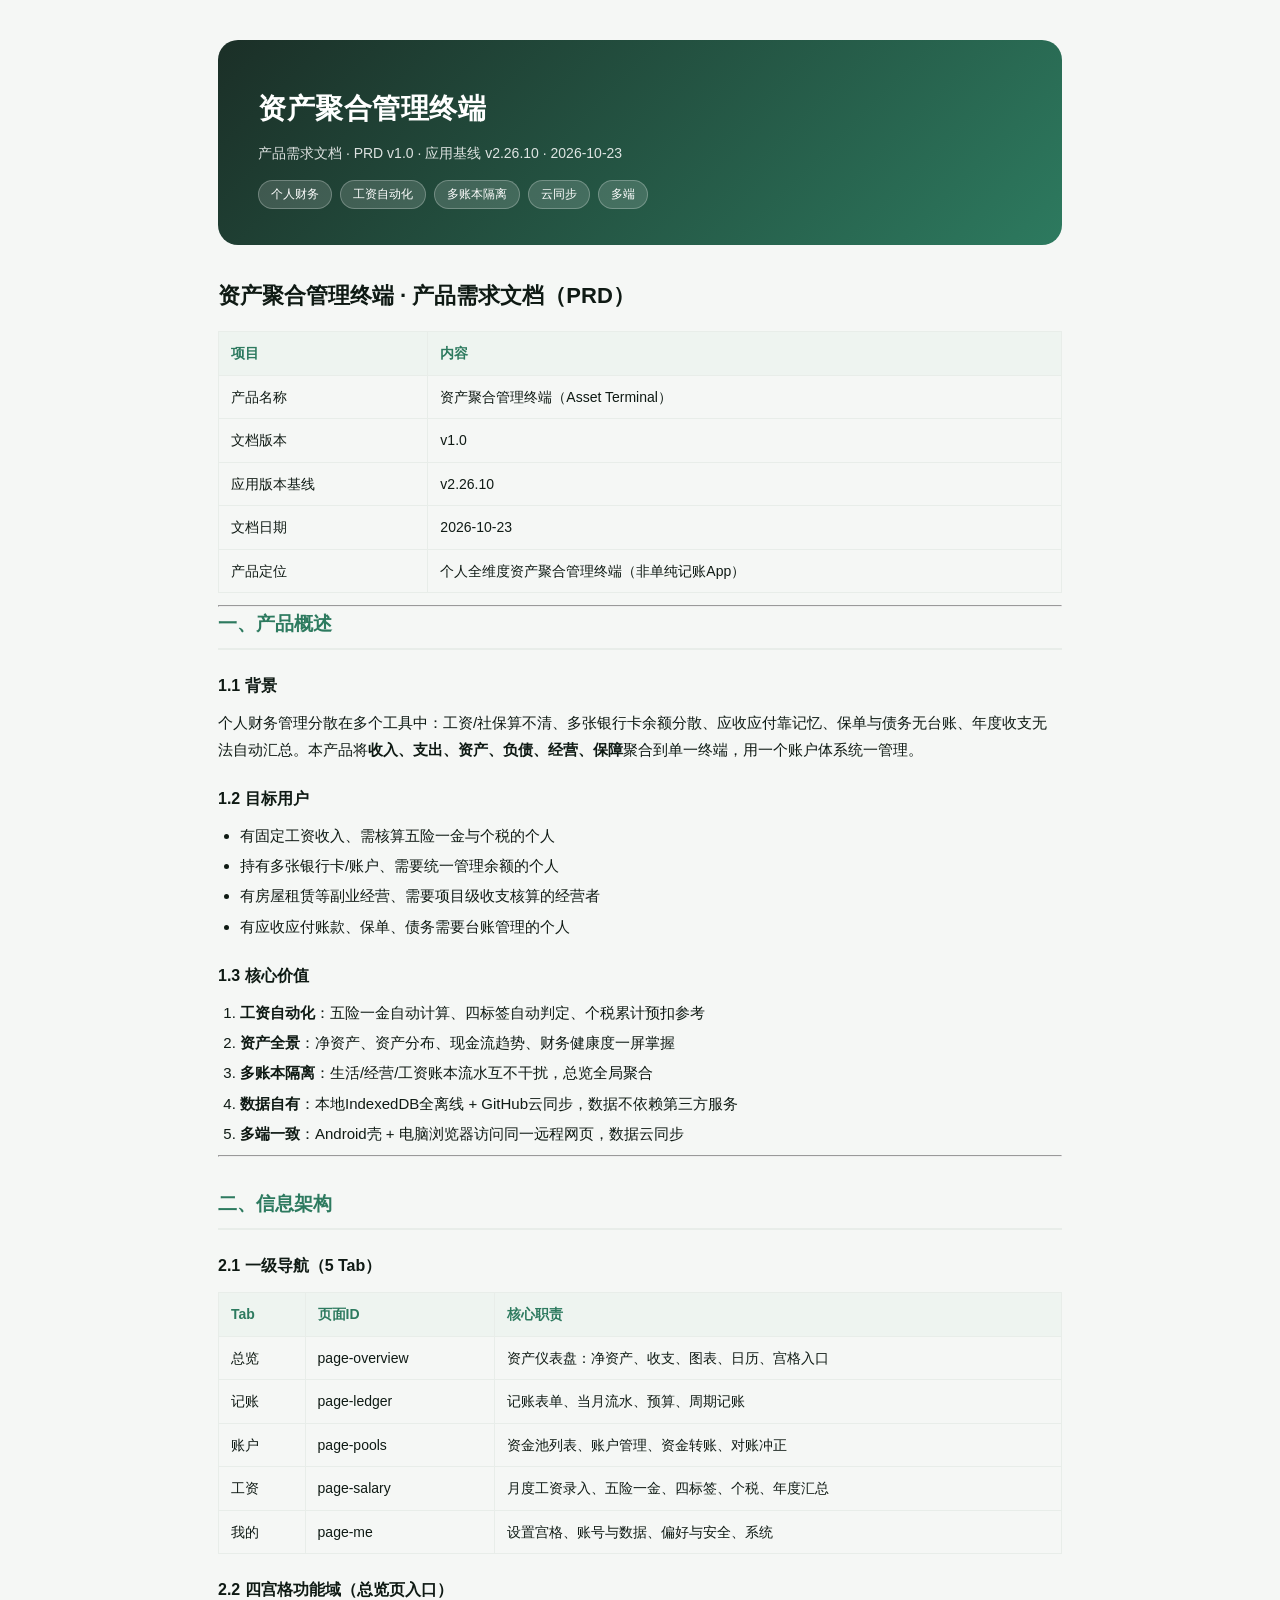
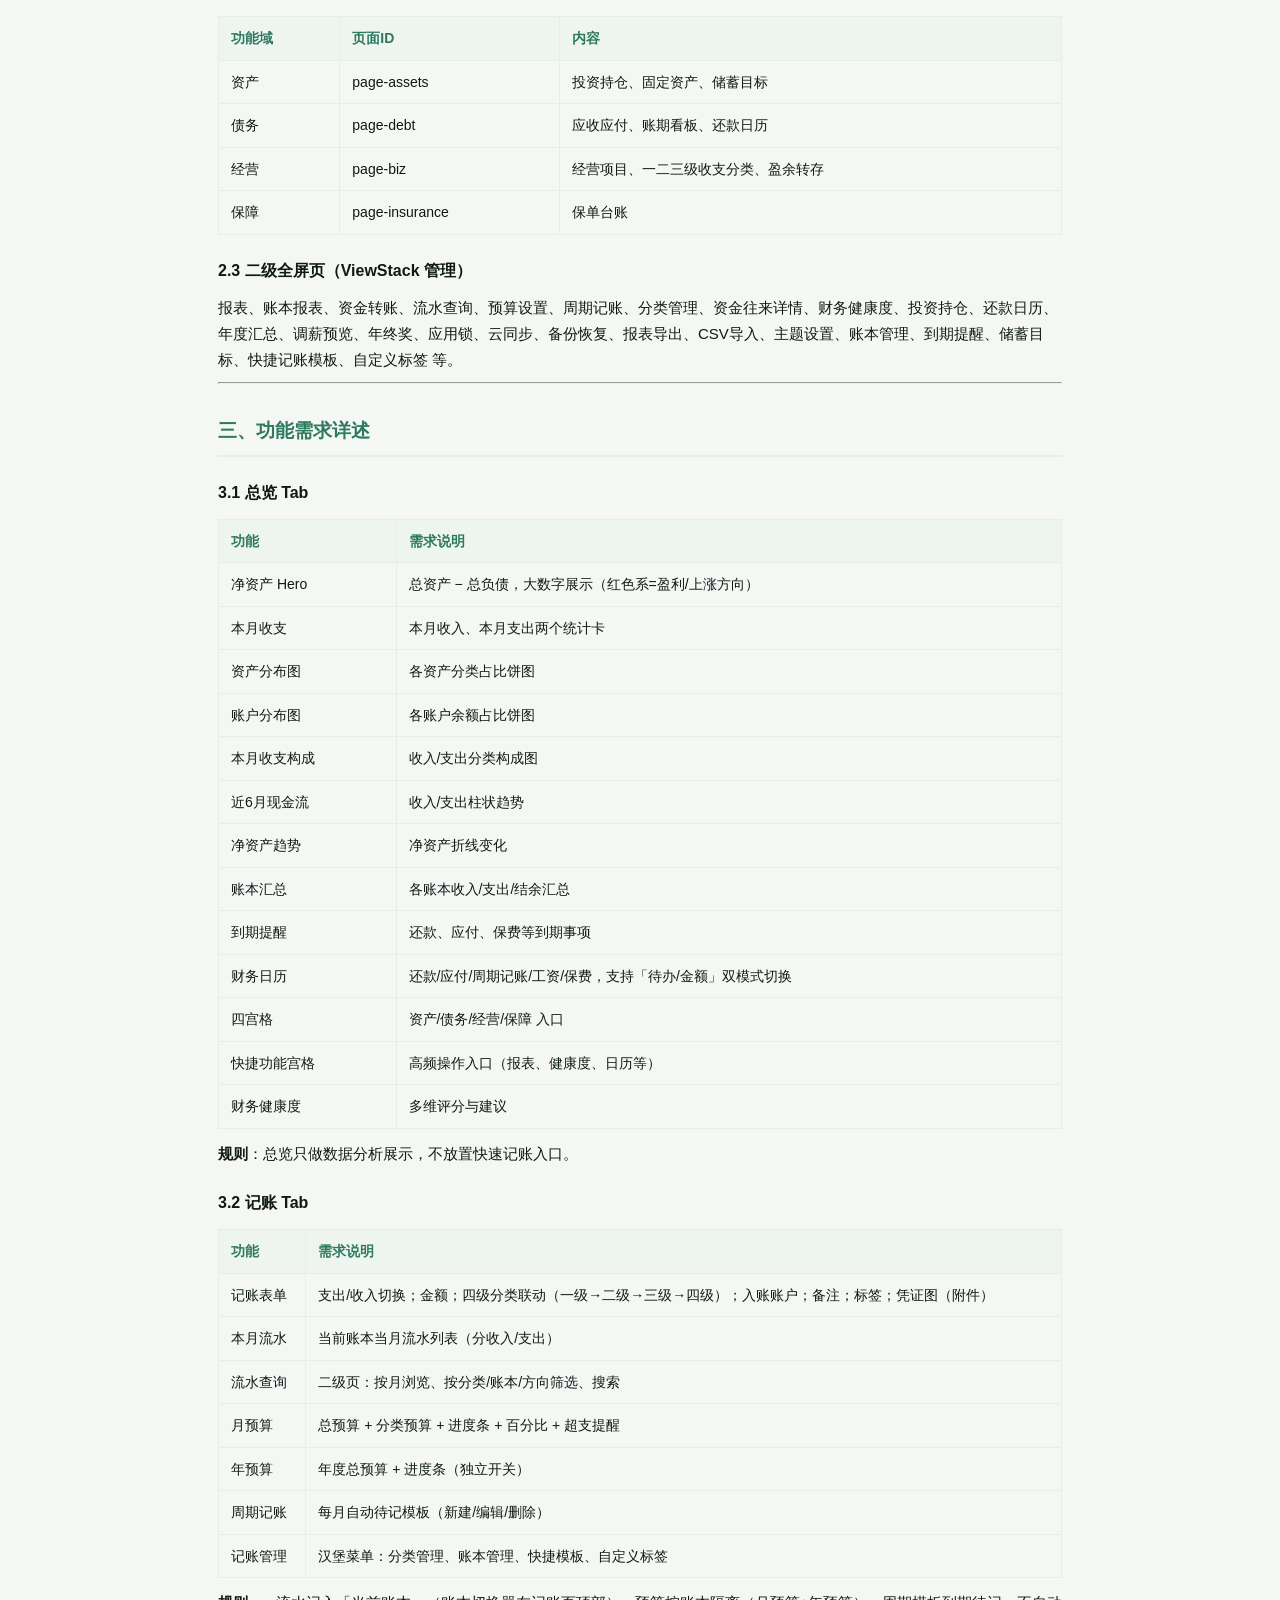
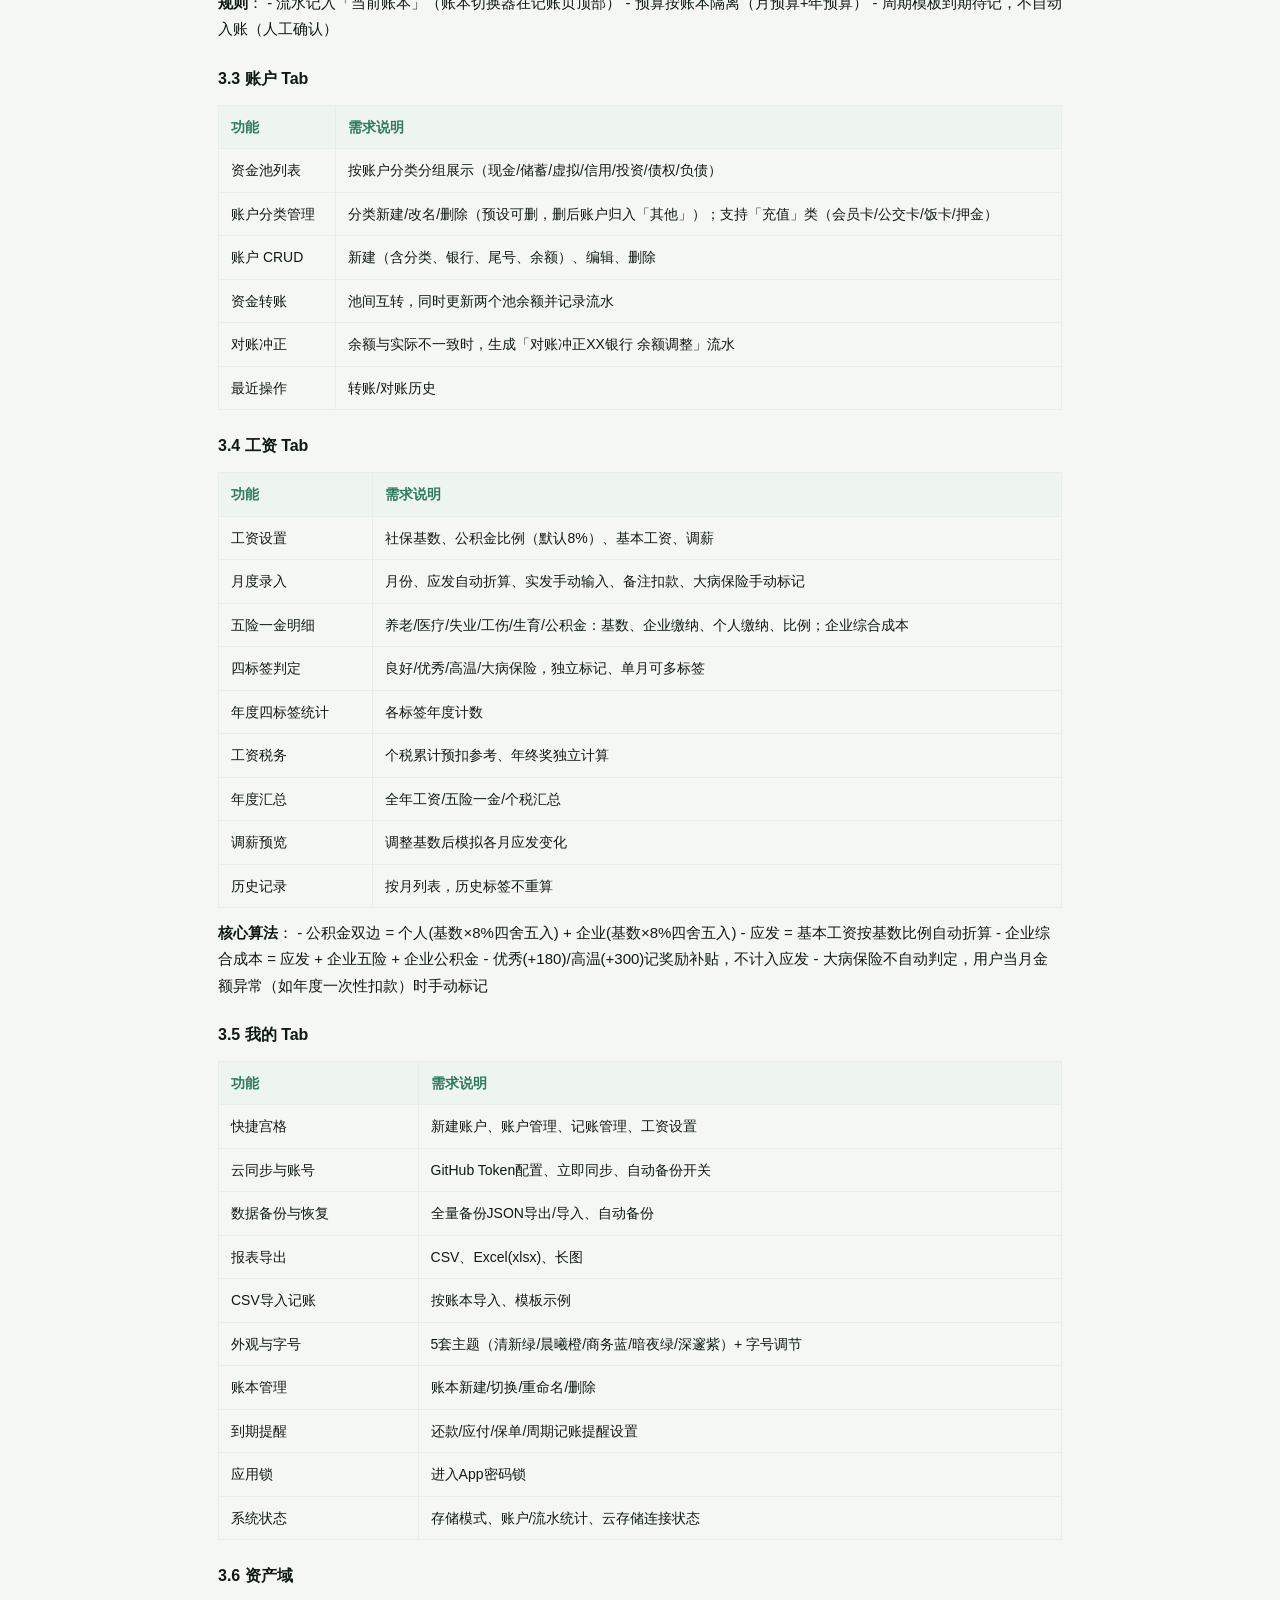
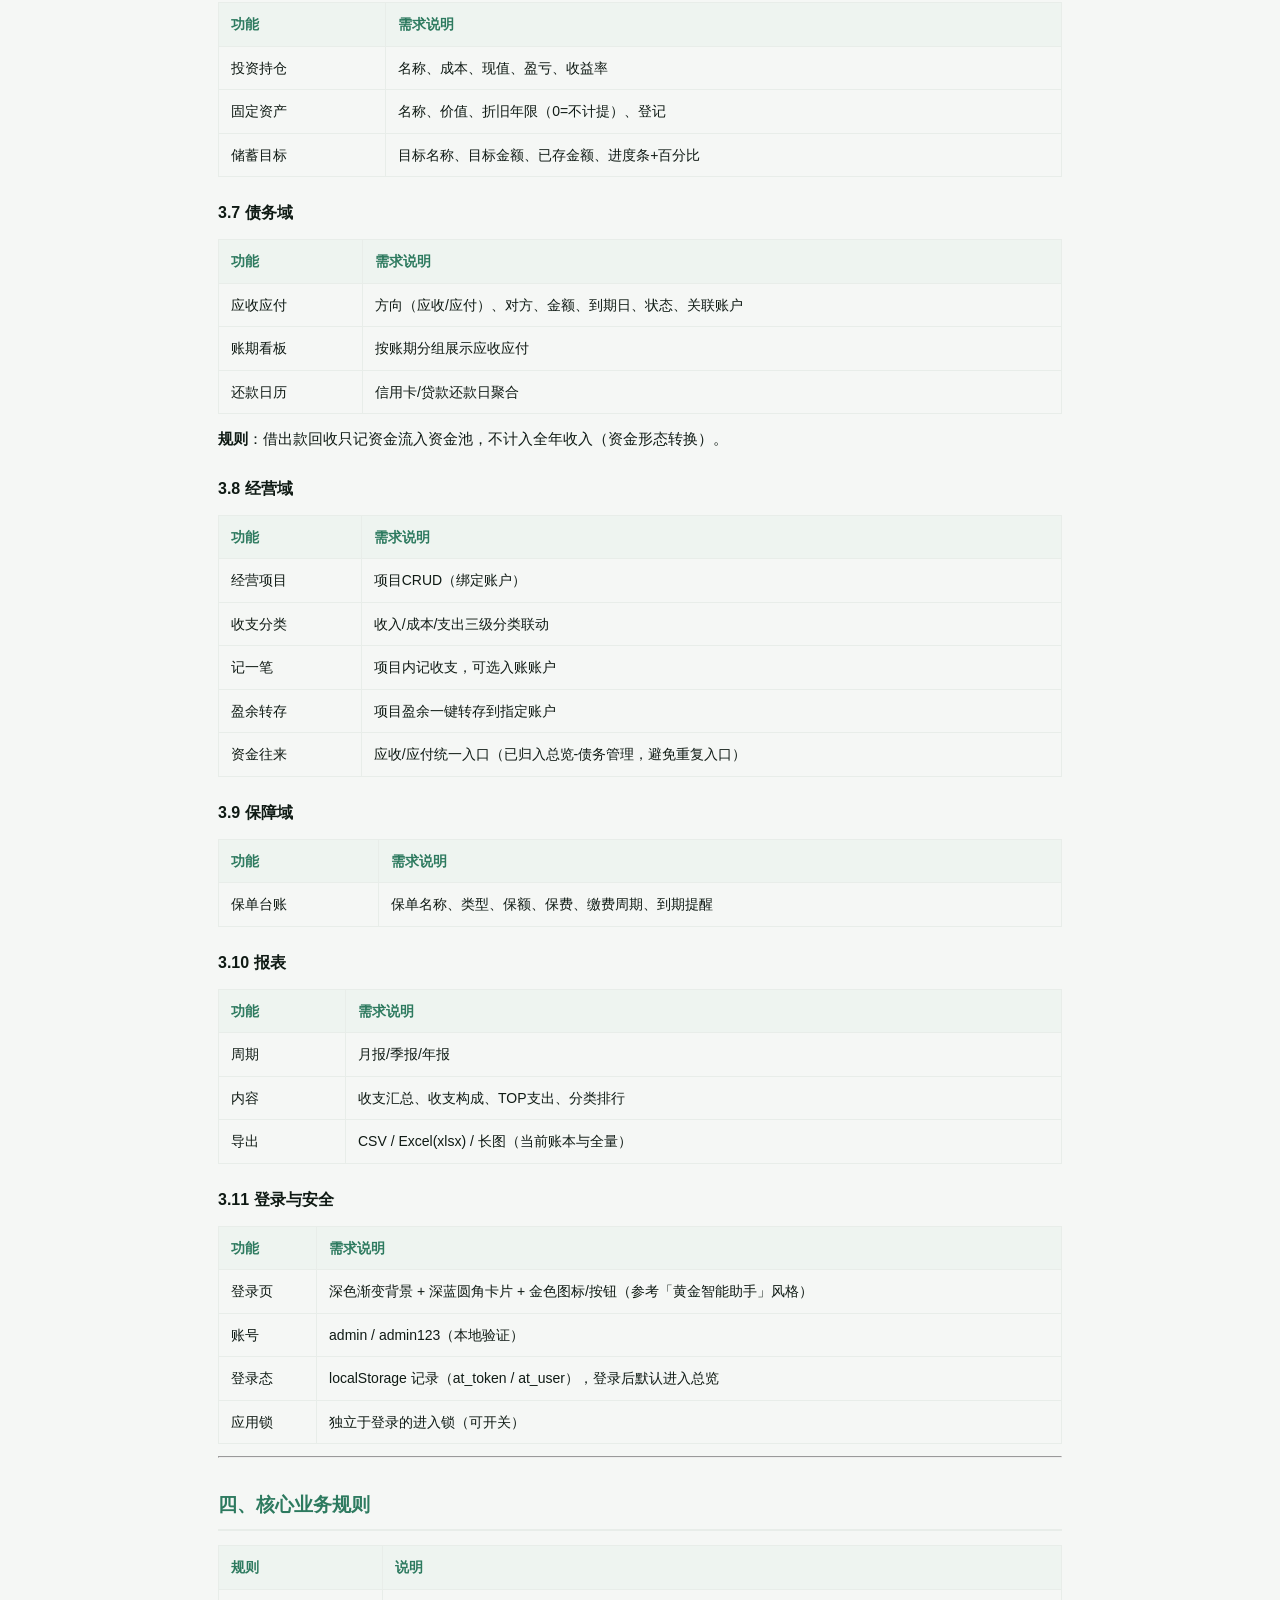
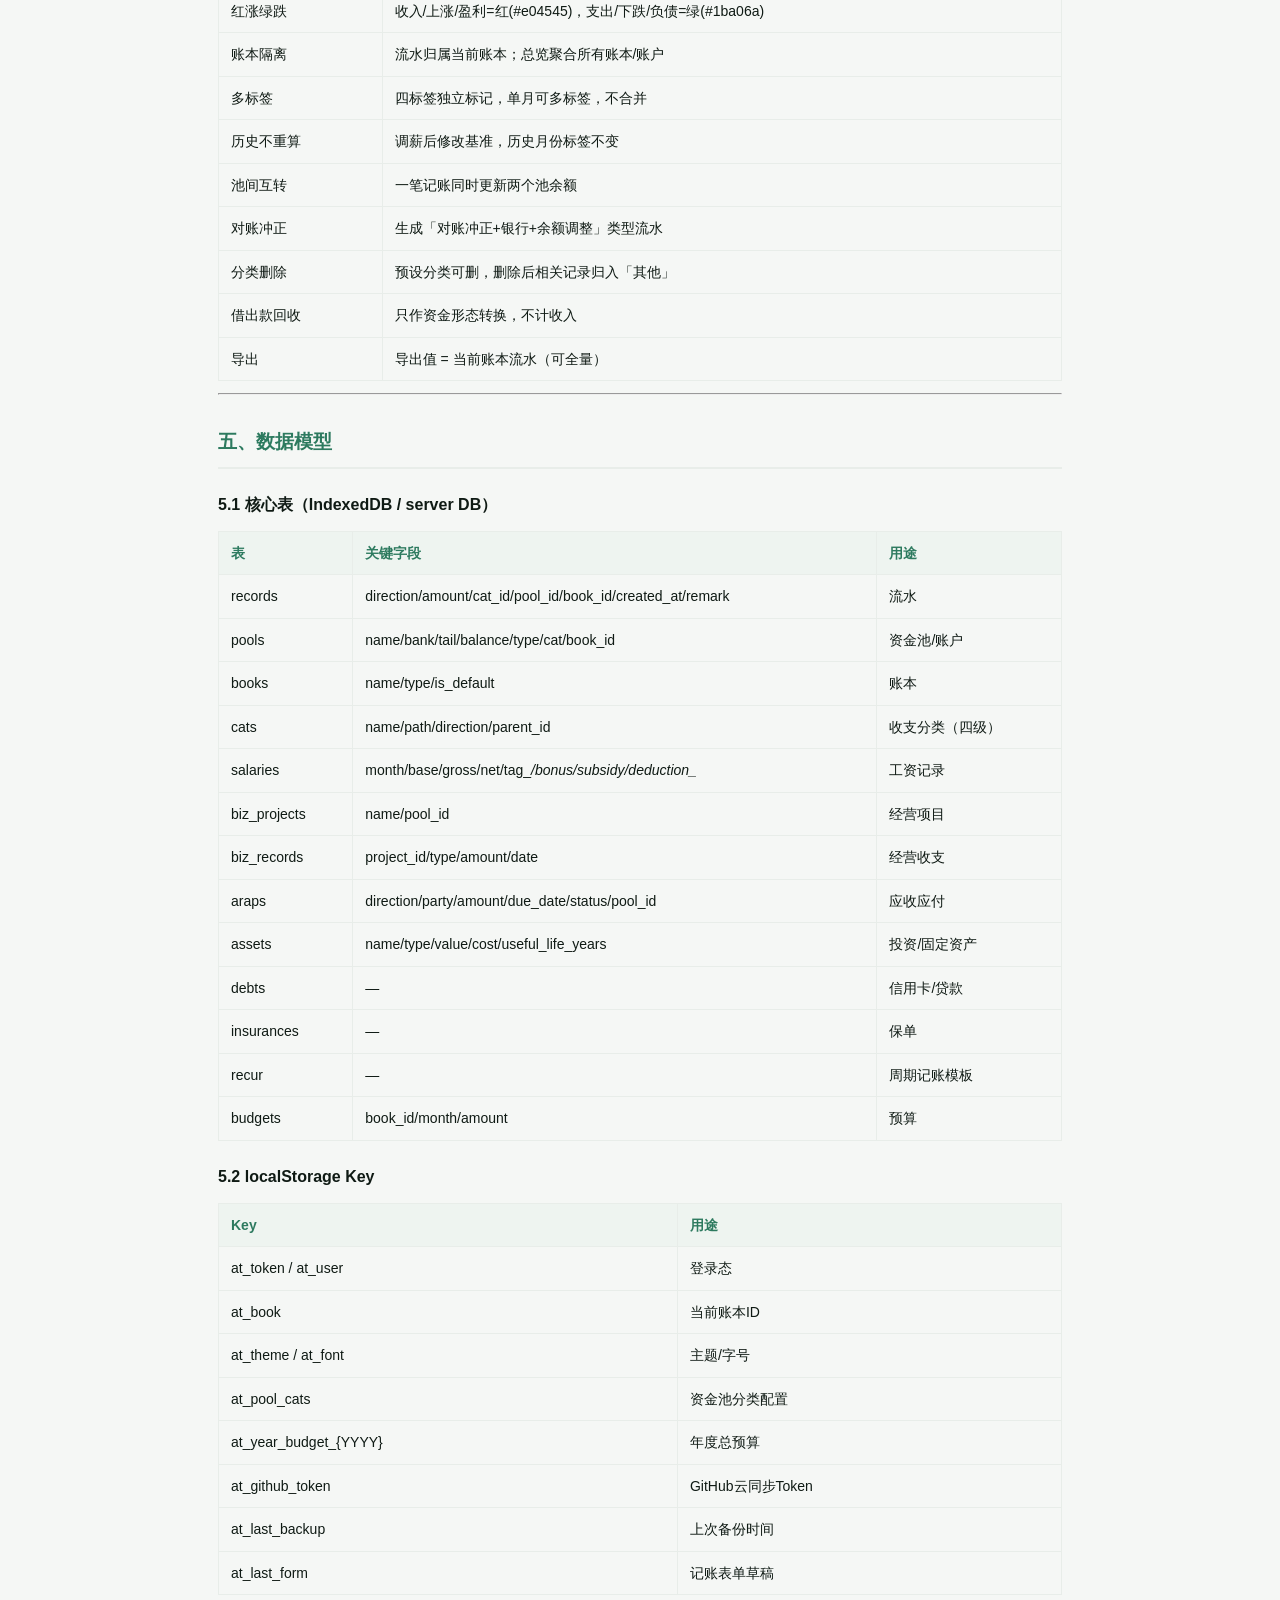
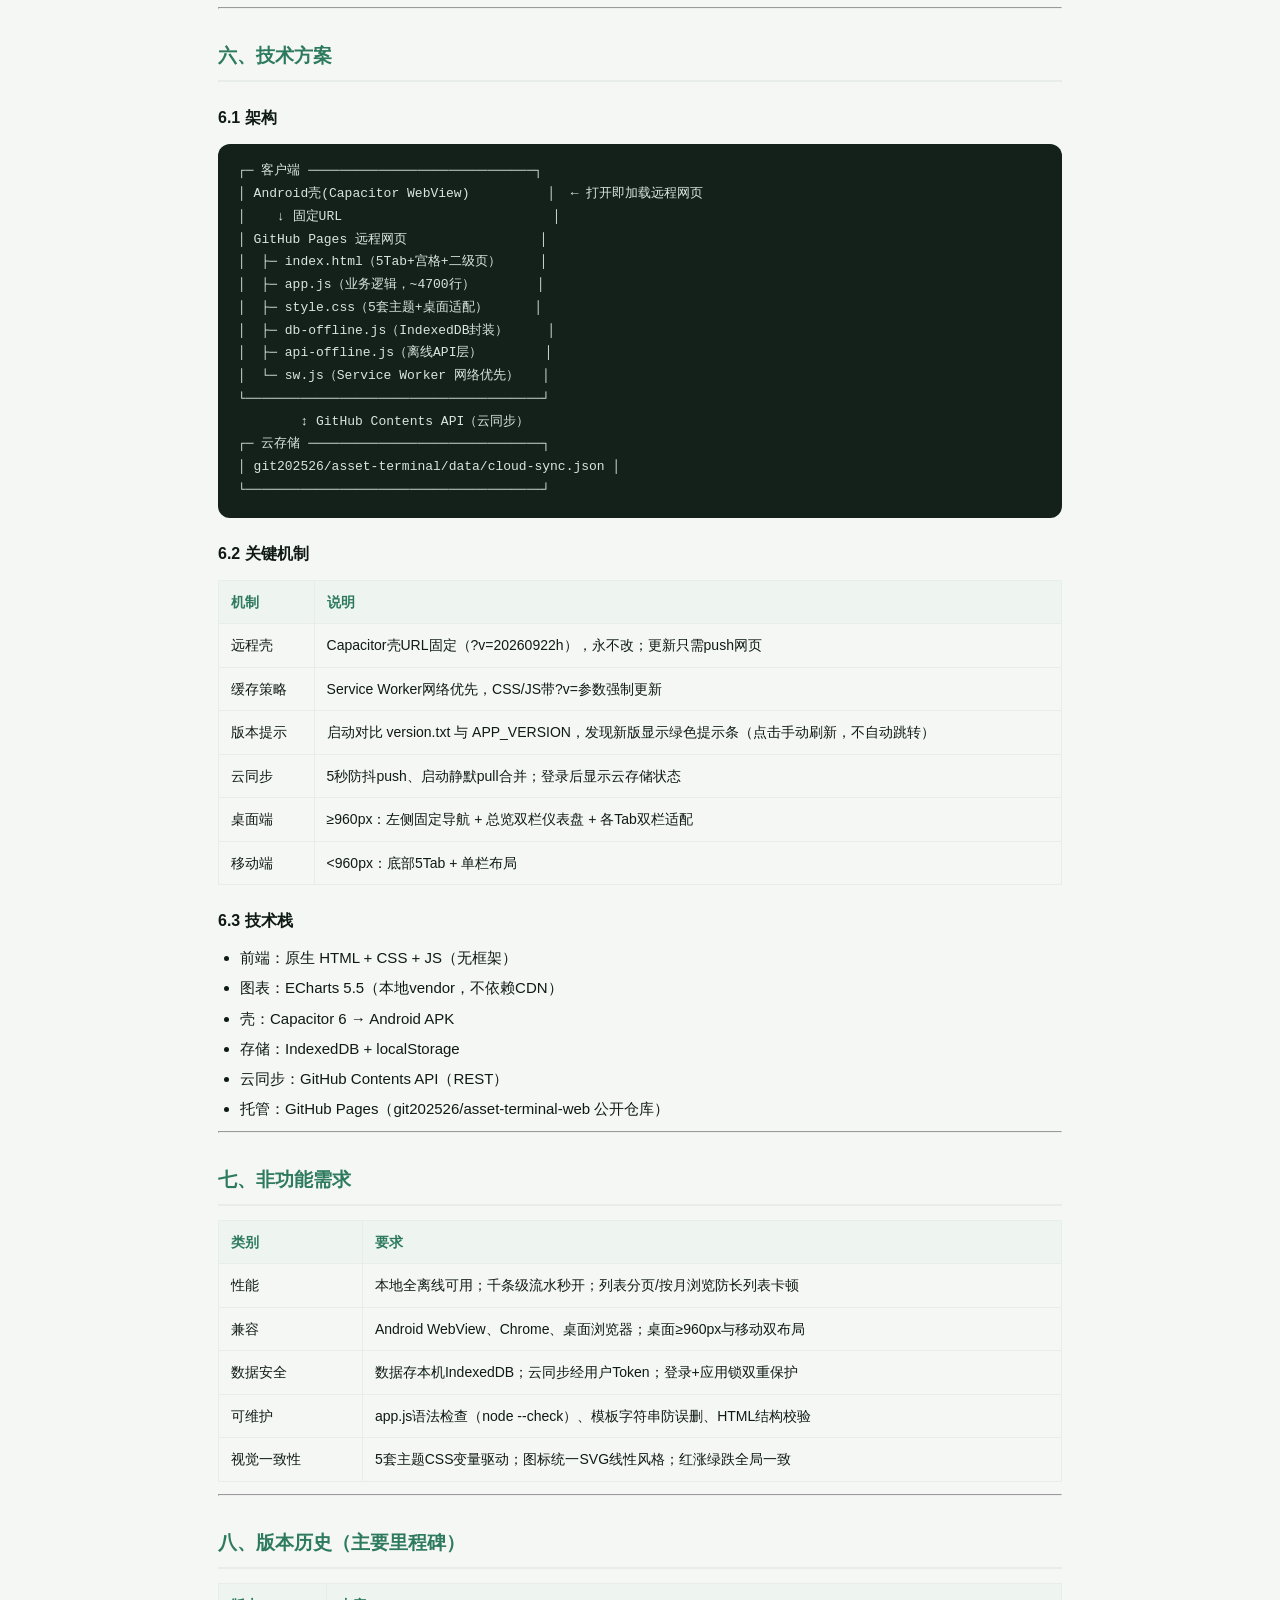
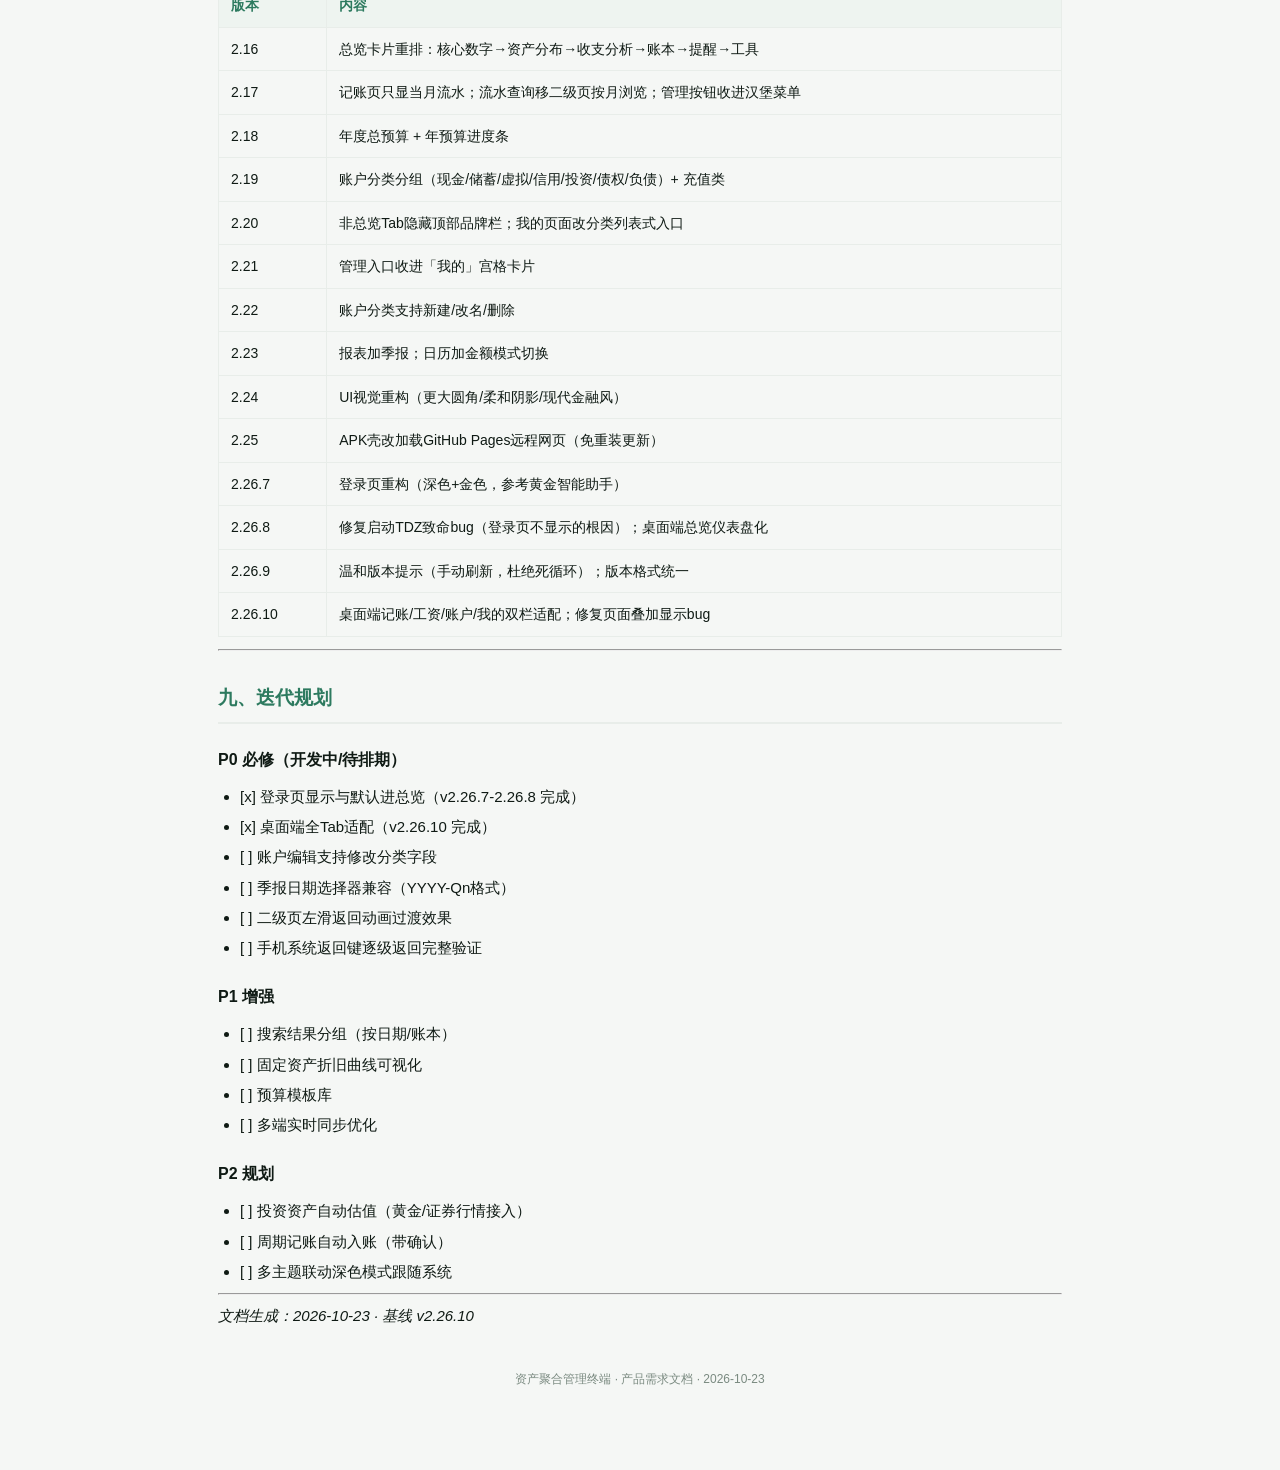
<file: prd/index.html>
<!DOCTYPE html>
<html lang="zh-CN">
<head>
<meta charset="UTF-8">
<meta name="viewport" content="width=device-width, initial-scale=1.0">
<title>资产聚合管理终端 · 产品需求文档</title>
<style>
  :root{ --ink:#0f1a14; --dim:#7a8a80; --line:#e8ede9; --bg:#f5f7f5; --card:#fff; --key:#2d7a5f; --up:#e04545; }
  *{box-sizing:border-box;margin:0;padding:0}
  body{font-family:-apple-system,"PingFang SC","Microsoft YaHei",sans-serif;background:var(--bg);color:var(--ink);line-height:1.75;font-size:15px}
  .wrap{max-width:900px;margin:0 auto;padding:40px 28px 80px}
  .head{background:linear-gradient(135deg,#1b2f27 0%,#2d7a5f 100%);color:#fff;border-radius:20px;padding:36px 40px;margin-bottom:32px}
  .head h1{font-size:28px;font-weight:800;margin-bottom:8px;letter-spacing:.5px}
  .head .sub{opacity:.85;font-size:14px}
  .head .tags{margin-top:14px;display:flex;gap:8px;flex-wrap:wrap}
  .head .tag{background:rgba(255,255,255,.15);border:1px solid rgba(255,255,255,.25);padding:3px 12px;border-radius:20px;font-size:12px}
  .card{background:var(--card);border-radius:16px;padding:28px 32px;margin-bottom:20px;box-shadow:0 2px 12px rgba(15,26,20,.06)}
  h1{font-size:22px;margin:8px 0 16px}
  h2{font-size:19px;color:var(--key);margin:30px 0 14px;padding-bottom:8px;border-bottom:2px solid var(--line)}
  h2:first-of-type{margin-top:0}
  h3{font-size:16px;margin:22px 0 10px;color:var(--ink)}
  p{margin:8px 0}
  ul,ol{margin:8px 0 8px 22px}
  li{margin:4px 0}
  table{border-collapse:collapse;width:100%;margin:12px 0;font-size:14px}
  th,td{border:1px solid var(--line);padding:9px 12px;text-align:left;vertical-align:top}
  th{background:#eef4f0;color:var(--key);font-weight:700;white-space:nowrap}
  code{background:#eef4f0;color:#1b5e3a;padding:1px 6px;border-radius:5px;font-size:13px;font-family:ui-monospace,Consolas,monospace}
  pre{background:#14211b;color:#d8e6de;padding:16px 20px;border-radius:12px;overflow-x:auto;margin:12px 0;font-size:13px}
  pre code{background:none;color:inherit;padding:0}
  blockquote{border-left:4px solid var(--key);background:#eef4f0;padding:10px 16px;margin:12px 0;border-radius:0 10px 10px 0;color:#2b4a3c}
  a{color:var(--key)}
  .foot{text-align:center;color:var(--dim);font-size:12px;margin-top:40px}
  @media(max-width:720px){ .wrap{padding:16px 12px 60px} .head{padding:24px 20px} .card{padding:18px 16px} th,td{padding:6px 8px;font-size:13px} }
</style>
</head>
<body>
<div class="wrap">
  <div class="head">
    <h1>资产聚合管理终端</h1>
    <div class="sub">产品需求文档 · PRD v1.0 · 应用基线 v2.26.10 · 2026-10-23</div>
    <div class="tags"><span class="tag">个人财务</span><span class="tag">工资自动化</span><span class="tag">多账本隔离</span><span class="tag">云同步</span><span class="tag">多端</span></div>
  </div>
  <h1>资产聚合管理终端 · 产品需求文档（PRD）</h1>
<table>
<thead>
<tr>
<th>项目</th>
<th>内容</th>
</tr>
</thead>
<tbody>
<tr>
<td>产品名称</td>
<td>资产聚合管理终端（Asset Terminal）</td>
</tr>
<tr>
<td>文档版本</td>
<td>v1.0</td>
</tr>
<tr>
<td>应用版本基线</td>
<td>v2.26.10</td>
</tr>
<tr>
<td>文档日期</td>
<td>2026-10-23</td>
</tr>
<tr>
<td>产品定位</td>
<td>个人全维度资产聚合管理终端（非单纯记账App）</td>
</tr>
</tbody>
</table>
<hr />
<h2>一、产品概述</h2>
<h3>1.1 背景</h3>
<p>个人财务管理分散在多个工具中：工资/社保算不清、多张银行卡余额分散、应收应付靠记忆、保单与债务无台账、年度收支无法自动汇总。本产品将<strong>收入、支出、资产、负债、经营、保障</strong>聚合到单一终端，用一个账户体系统一管理。</p>
<h3>1.2 目标用户</h3>
<ul>
<li>有固定工资收入、需核算五险一金与个税的个人</li>
<li>持有多张银行卡/账户、需要统一管理余额的个人</li>
<li>有房屋租赁等副业经营、需要项目级收支核算的经营者</li>
<li>有应收应付账款、保单、债务需要台账管理的个人</li>
</ul>
<h3>1.3 核心价值</h3>
<ol>
<li><strong>工资自动化</strong>：五险一金自动计算、四标签自动判定、个税累计预扣参考</li>
<li><strong>资产全景</strong>：净资产、资产分布、现金流趋势、财务健康度一屏掌握</li>
<li><strong>多账本隔离</strong>：生活/经营/工资账本流水互不干扰，总览全局聚合</li>
<li><strong>数据自有</strong>：本地IndexedDB全离线 + GitHub云同步，数据不依赖第三方服务</li>
<li><strong>多端一致</strong>：Android壳 + 电脑浏览器访问同一远程网页，数据云同步</li>
</ol>
<hr />
<h2>二、信息架构</h2>
<h3>2.1 一级导航（5 Tab）</h3>
<table>
<thead>
<tr>
<th>Tab</th>
<th>页面ID</th>
<th>核心职责</th>
</tr>
</thead>
<tbody>
<tr>
<td>总览</td>
<td>page-overview</td>
<td>资产仪表盘：净资产、收支、图表、日历、宫格入口</td>
</tr>
<tr>
<td>记账</td>
<td>page-ledger</td>
<td>记账表单、当月流水、预算、周期记账</td>
</tr>
<tr>
<td>账户</td>
<td>page-pools</td>
<td>资金池列表、账户管理、资金转账、对账冲正</td>
</tr>
<tr>
<td>工资</td>
<td>page-salary</td>
<td>月度工资录入、五险一金、四标签、个税、年度汇总</td>
</tr>
<tr>
<td>我的</td>
<td>page-me</td>
<td>设置宫格、账号与数据、偏好与安全、系统</td>
</tr>
</tbody>
</table>
<h3>2.2 四宫格功能域（总览页入口）</h3>
<table>
<thead>
<tr>
<th>功能域</th>
<th>页面ID</th>
<th>内容</th>
</tr>
</thead>
<tbody>
<tr>
<td>资产</td>
<td>page-assets</td>
<td>投资持仓、固定资产、储蓄目标</td>
</tr>
<tr>
<td>债务</td>
<td>page-debt</td>
<td>应收应付、账期看板、还款日历</td>
</tr>
<tr>
<td>经营</td>
<td>page-biz</td>
<td>经营项目、一二三级收支分类、盈余转存</td>
</tr>
<tr>
<td>保障</td>
<td>page-insurance</td>
<td>保单台账</td>
</tr>
</tbody>
</table>
<h3>2.3 二级全屏页（ViewStack 管理）</h3>
<p>报表、账本报表、资金转账、流水查询、预算设置、周期记账、分类管理、资金往来详情、财务健康度、投资持仓、还款日历、年度汇总、调薪预览、年终奖、应用锁、云同步、备份恢复、报表导出、CSV导入、主题设置、账本管理、到期提醒、储蓄目标、快捷记账模板、自定义标签 等。</p>
<hr />
<h2>三、功能需求详述</h2>
<h3>3.1 总览 Tab</h3>
<table>
<thead>
<tr>
<th>功能</th>
<th>需求说明</th>
</tr>
</thead>
<tbody>
<tr>
<td>净资产 Hero</td>
<td>总资产 − 总负债，大数字展示（红色系=盈利/上涨方向）</td>
</tr>
<tr>
<td>本月收支</td>
<td>本月收入、本月支出两个统计卡</td>
</tr>
<tr>
<td>资产分布图</td>
<td>各资产分类占比饼图</td>
</tr>
<tr>
<td>账户分布图</td>
<td>各账户余额占比饼图</td>
</tr>
<tr>
<td>本月收支构成</td>
<td>收入/支出分类构成图</td>
</tr>
<tr>
<td>近6月现金流</td>
<td>收入/支出柱状趋势</td>
</tr>
<tr>
<td>净资产趋势</td>
<td>净资产折线变化</td>
</tr>
<tr>
<td>账本汇总</td>
<td>各账本收入/支出/结余汇总</td>
</tr>
<tr>
<td>到期提醒</td>
<td>还款、应付、保费等到期事项</td>
</tr>
<tr>
<td>财务日历</td>
<td>还款/应付/周期记账/工资/保费，支持「待办/金额」双模式切换</td>
</tr>
<tr>
<td>四宫格</td>
<td>资产/债务/经营/保障 入口</td>
</tr>
<tr>
<td>快捷功能宫格</td>
<td>高频操作入口（报表、健康度、日历等）</td>
</tr>
<tr>
<td>财务健康度</td>
<td>多维评分与建议</td>
</tr>
</tbody>
</table>
<p><strong>规则</strong>：总览只做数据分析展示，不放置快速记账入口。</p>
<h3>3.2 记账 Tab</h3>
<table>
<thead>
<tr>
<th>功能</th>
<th>需求说明</th>
</tr>
</thead>
<tbody>
<tr>
<td>记账表单</td>
<td>支出/收入切换；金额；四级分类联动（一级→二级→三级→四级）；入账账户；备注；标签；凭证图（附件）</td>
</tr>
<tr>
<td>本月流水</td>
<td>当前账本当月流水列表（分收入/支出）</td>
</tr>
<tr>
<td>流水查询</td>
<td>二级页：按月浏览、按分类/账本/方向筛选、搜索</td>
</tr>
<tr>
<td>月预算</td>
<td>总预算 + 分类预算 + 进度条 + 百分比 + 超支提醒</td>
</tr>
<tr>
<td>年预算</td>
<td>年度总预算 + 进度条（独立开关）</td>
</tr>
<tr>
<td>周期记账</td>
<td>每月自动待记模板（新建/编辑/删除）</td>
</tr>
<tr>
<td>记账管理</td>
<td>汉堡菜单：分类管理、账本管理、快捷模板、自定义标签</td>
</tr>
</tbody>
</table>
<p><strong>规则</strong>：
- 流水记入「当前账本」（账本切换器在记账页顶部）
- 预算按账本隔离（月预算+年预算）
- 周期模板到期待记，不自动入账（人工确认）</p>
<h3>3.3 账户 Tab</h3>
<table>
<thead>
<tr>
<th>功能</th>
<th>需求说明</th>
</tr>
</thead>
<tbody>
<tr>
<td>资金池列表</td>
<td>按账户分类分组展示（现金/储蓄/虚拟/信用/投资/债权/负债）</td>
</tr>
<tr>
<td>账户分类管理</td>
<td>分类新建/改名/删除（预设可删，删后账户归入「其他」）；支持「充值」类（会员卡/公交卡/饭卡/押金）</td>
</tr>
<tr>
<td>账户 CRUD</td>
<td>新建（含分类、银行、尾号、余额）、编辑、删除</td>
</tr>
<tr>
<td>资金转账</td>
<td>池间互转，同时更新两个池余额并记录流水</td>
</tr>
<tr>
<td>对账冲正</td>
<td>余额与实际不一致时，生成「对账冲正XX银行 余额调整」流水</td>
</tr>
<tr>
<td>最近操作</td>
<td>转账/对账历史</td>
</tr>
</tbody>
</table>
<h3>3.4 工资 Tab</h3>
<table>
<thead>
<tr>
<th>功能</th>
<th>需求说明</th>
</tr>
</thead>
<tbody>
<tr>
<td>工资设置</td>
<td>社保基数、公积金比例（默认8%）、基本工资、调薪</td>
</tr>
<tr>
<td>月度录入</td>
<td>月份、应发自动折算、实发手动输入、备注扣款、大病保险手动标记</td>
</tr>
<tr>
<td>五险一金明细</td>
<td>养老/医疗/失业/工伤/生育/公积金：基数、企业缴纳、个人缴纳、比例；企业综合成本</td>
</tr>
<tr>
<td>四标签判定</td>
<td>良好/优秀/高温/大病保险，独立标记、单月可多标签</td>
</tr>
<tr>
<td>年度四标签统计</td>
<td>各标签年度计数</td>
</tr>
<tr>
<td>工资税务</td>
<td>个税累计预扣参考、年终奖独立计算</td>
</tr>
<tr>
<td>年度汇总</td>
<td>全年工资/五险一金/个税汇总</td>
</tr>
<tr>
<td>调薪预览</td>
<td>调整基数后模拟各月应发变化</td>
</tr>
<tr>
<td>历史记录</td>
<td>按月列表，历史标签不重算</td>
</tr>
</tbody>
</table>
<p><strong>核心算法</strong>：
- 公积金双边 = 个人(基数×8%四舍五入) + 企业(基数×8%四舍五入)
- 应发 = 基本工资按基数比例自动折算
- 企业综合成本 = 应发 + 企业五险 + 企业公积金
- 优秀(+180)/高温(+300)记奖励补贴，不计入应发
- 大病保险不自动判定，用户当月金额异常（如年度一次性扣款）时手动标记</p>
<h3>3.5 我的 Tab</h3>
<table>
<thead>
<tr>
<th>功能</th>
<th>需求说明</th>
</tr>
</thead>
<tbody>
<tr>
<td>快捷宫格</td>
<td>新建账户、账户管理、记账管理、工资设置</td>
</tr>
<tr>
<td>云同步与账号</td>
<td>GitHub Token配置、立即同步、自动备份开关</td>
</tr>
<tr>
<td>数据备份与恢复</td>
<td>全量备份JSON导出/导入、自动备份</td>
</tr>
<tr>
<td>报表导出</td>
<td>CSV、Excel(xlsx)、长图</td>
</tr>
<tr>
<td>CSV导入记账</td>
<td>按账本导入、模板示例</td>
</tr>
<tr>
<td>外观与字号</td>
<td>5套主题（清新绿/晨曦橙/商务蓝/暗夜绿/深邃紫）+ 字号调节</td>
</tr>
<tr>
<td>账本管理</td>
<td>账本新建/切换/重命名/删除</td>
</tr>
<tr>
<td>到期提醒</td>
<td>还款/应付/保单/周期记账提醒设置</td>
</tr>
<tr>
<td>应用锁</td>
<td>进入App密码锁</td>
</tr>
<tr>
<td>系统状态</td>
<td>存储模式、账户/流水统计、云存储连接状态</td>
</tr>
</tbody>
</table>
<h3>3.6 资产域</h3>
<table>
<thead>
<tr>
<th>功能</th>
<th>需求说明</th>
</tr>
</thead>
<tbody>
<tr>
<td>投资持仓</td>
<td>名称、成本、现值、盈亏、收益率</td>
</tr>
<tr>
<td>固定资产</td>
<td>名称、价值、折旧年限（0=不计提）、登记</td>
</tr>
<tr>
<td>储蓄目标</td>
<td>目标名称、目标金额、已存金额、进度条+百分比</td>
</tr>
</tbody>
</table>
<h3>3.7 债务域</h3>
<table>
<thead>
<tr>
<th>功能</th>
<th>需求说明</th>
</tr>
</thead>
<tbody>
<tr>
<td>应收应付</td>
<td>方向（应收/应付）、对方、金额、到期日、状态、关联账户</td>
</tr>
<tr>
<td>账期看板</td>
<td>按账期分组展示应收应付</td>
</tr>
<tr>
<td>还款日历</td>
<td>信用卡/贷款还款日聚合</td>
</tr>
</tbody>
</table>
<p><strong>规则</strong>：借出款回收只记资金流入资金池，不计入全年收入（资金形态转换）。</p>
<h3>3.8 经营域</h3>
<table>
<thead>
<tr>
<th>功能</th>
<th>需求说明</th>
</tr>
</thead>
<tbody>
<tr>
<td>经营项目</td>
<td>项目CRUD（绑定账户）</td>
</tr>
<tr>
<td>收支分类</td>
<td>收入/成本/支出三级分类联动</td>
</tr>
<tr>
<td>记一笔</td>
<td>项目内记收支，可选入账账户</td>
</tr>
<tr>
<td>盈余转存</td>
<td>项目盈余一键转存到指定账户</td>
</tr>
<tr>
<td>资金往来</td>
<td>应收/应付统一入口（已归入总览-债务管理，避免重复入口）</td>
</tr>
</tbody>
</table>
<h3>3.9 保障域</h3>
<table>
<thead>
<tr>
<th>功能</th>
<th>需求说明</th>
</tr>
</thead>
<tbody>
<tr>
<td>保单台账</td>
<td>保单名称、类型、保额、保费、缴费周期、到期提醒</td>
</tr>
</tbody>
</table>
<h3>3.10 报表</h3>
<table>
<thead>
<tr>
<th>功能</th>
<th>需求说明</th>
</tr>
</thead>
<tbody>
<tr>
<td>周期</td>
<td>月报/季报/年报</td>
</tr>
<tr>
<td>内容</td>
<td>收支汇总、收支构成、TOP支出、分类排行</td>
</tr>
<tr>
<td>导出</td>
<td>CSV / Excel(xlsx) / 长图（当前账本与全量）</td>
</tr>
</tbody>
</table>
<h3>3.11 登录与安全</h3>
<table>
<thead>
<tr>
<th>功能</th>
<th>需求说明</th>
</tr>
</thead>
<tbody>
<tr>
<td>登录页</td>
<td>深色渐变背景 + 深蓝圆角卡片 + 金色图标/按钮（参考「黄金智能助手」风格）</td>
</tr>
<tr>
<td>账号</td>
<td>admin / admin123（本地验证）</td>
</tr>
<tr>
<td>登录态</td>
<td>localStorage 记录（at_token / at_user），登录后默认进入总览</td>
</tr>
<tr>
<td>应用锁</td>
<td>独立于登录的进入锁（可开关）</td>
</tr>
</tbody>
</table>
<hr />
<h2>四、核心业务规则</h2>
<table>
<thead>
<tr>
<th>规则</th>
<th>说明</th>
</tr>
</thead>
<tbody>
<tr>
<td>红涨绿跌</td>
<td>收入/上涨/盈利=红(#e04545)，支出/下跌/负债=绿(#1ba06a)</td>
</tr>
<tr>
<td>账本隔离</td>
<td>流水归属当前账本；总览聚合所有账本/账户</td>
</tr>
<tr>
<td>多标签</td>
<td>四标签独立标记，单月可多标签，不合并</td>
</tr>
<tr>
<td>历史不重算</td>
<td>调薪后修改基准，历史月份标签不变</td>
</tr>
<tr>
<td>池间互转</td>
<td>一笔记账同时更新两个池余额</td>
</tr>
<tr>
<td>对账冲正</td>
<td>生成「对账冲正+银行+余额调整」类型流水</td>
</tr>
<tr>
<td>分类删除</td>
<td>预设分类可删，删除后相关记录归入「其他」</td>
</tr>
<tr>
<td>借出款回收</td>
<td>只作资金形态转换，不计收入</td>
</tr>
<tr>
<td>导出</td>
<td>导出值 = 当前账本流水（可全量）</td>
</tr>
</tbody>
</table>
<hr />
<h2>五、数据模型</h2>
<h3>5.1 核心表（IndexedDB / server DB）</h3>
<table>
<thead>
<tr>
<th>表</th>
<th>关键字段</th>
<th>用途</th>
</tr>
</thead>
<tbody>
<tr>
<td>records</td>
<td>direction/amount/cat_id/pool_id/book_id/created_at/remark</td>
<td>流水</td>
</tr>
<tr>
<td>pools</td>
<td>name/bank/tail/balance/type/cat/book_id</td>
<td>资金池/账户</td>
</tr>
<tr>
<td>books</td>
<td>name/type/is_default</td>
<td>账本</td>
</tr>
<tr>
<td>cats</td>
<td>name/path/direction/parent_id</td>
<td>收支分类（四级）</td>
</tr>
<tr>
<td>salaries</td>
<td>month/base/gross/net/tag_<em>/bonus/subsidy/deduction_</em></td>
<td>工资记录</td>
</tr>
<tr>
<td>biz_projects</td>
<td>name/pool_id</td>
<td>经营项目</td>
</tr>
<tr>
<td>biz_records</td>
<td>project_id/type/amount/date</td>
<td>经营收支</td>
</tr>
<tr>
<td>araps</td>
<td>direction/party/amount/due_date/status/pool_id</td>
<td>应收应付</td>
</tr>
<tr>
<td>assets</td>
<td>name/type/value/cost/useful_life_years</td>
<td>投资/固定资产</td>
</tr>
<tr>
<td>debts</td>
<td>—</td>
<td>信用卡/贷款</td>
</tr>
<tr>
<td>insurances</td>
<td>—</td>
<td>保单</td>
</tr>
<tr>
<td>recur</td>
<td>—</td>
<td>周期记账模板</td>
</tr>
<tr>
<td>budgets</td>
<td>book_id/month/amount</td>
<td>预算</td>
</tr>
</tbody>
</table>
<h3>5.2 localStorage Key</h3>
<table>
<thead>
<tr>
<th>Key</th>
<th>用途</th>
</tr>
</thead>
<tbody>
<tr>
<td>at_token / at_user</td>
<td>登录态</td>
</tr>
<tr>
<td>at_book</td>
<td>当前账本ID</td>
</tr>
<tr>
<td>at_theme / at_font</td>
<td>主题/字号</td>
</tr>
<tr>
<td>at_pool_cats</td>
<td>资金池分类配置</td>
</tr>
<tr>
<td>at_year_budget_{YYYY}</td>
<td>年度总预算</td>
</tr>
<tr>
<td>at_github_token</td>
<td>GitHub云同步Token</td>
</tr>
<tr>
<td>at_last_backup</td>
<td>上次备份时间</td>
</tr>
<tr>
<td>at_last_form</td>
<td>记账表单草稿</td>
</tr>
</tbody>
</table>
<hr />
<h2>六、技术方案</h2>
<h3>6.1 架构</h3>
<pre><code>┌─ 客户端 ─────────────────────────────┐
│ Android壳(Capacitor WebView)          │  ← 打开即加载远程网页
│    ↓ 固定URL                           │
│ GitHub Pages 远程网页                 │
│  ├─ index.html（5Tab+宫格+二级页）     │
│  ├─ app.js（业务逻辑，~4700行）        │
│  ├─ style.css（5套主题+桌面适配）      │
│  ├─ db-offline.js（IndexedDB封装）     │
│  ├─ api-offline.js（离线API层）        │
│  └─ sw.js（Service Worker 网络优先）   │
└──────────────────────────────────────┘
        ↕ GitHub Contents API（云同步）
┌─ 云存储 ──────────────────────────────┐
│ git202526/asset-terminal/data/cloud-sync.json │
└──────────────────────────────────────┘
</code></pre>
<h3>6.2 关键机制</h3>
<table>
<thead>
<tr>
<th>机制</th>
<th>说明</th>
</tr>
</thead>
<tbody>
<tr>
<td>远程壳</td>
<td>Capacitor壳URL固定（?v=20260922h），永不改；更新只需push网页</td>
</tr>
<tr>
<td>缓存策略</td>
<td>Service Worker网络优先，CSS/JS带?v=参数强制更新</td>
</tr>
<tr>
<td>版本提示</td>
<td>启动对比 version.txt 与 APP_VERSION，发现新版显示绿色提示条（点击手动刷新，不自动跳转）</td>
</tr>
<tr>
<td>云同步</td>
<td>5秒防抖push、启动静默pull合并；登录后显示云存储状态</td>
</tr>
<tr>
<td>桌面端</td>
<td>≥960px：左侧固定导航 + 总览双栏仪表盘 + 各Tab双栏适配</td>
</tr>
<tr>
<td>移动端</td>
<td>&lt;960px：底部5Tab + 单栏布局</td>
</tr>
</tbody>
</table>
<h3>6.3 技术栈</h3>
<ul>
<li>前端：原生 HTML + CSS + JS（无框架）</li>
<li>图表：ECharts 5.5（本地vendor，不依赖CDN）</li>
<li>壳：Capacitor 6 → Android APK</li>
<li>存储：IndexedDB + localStorage</li>
<li>云同步：GitHub Contents API（REST）</li>
<li>托管：GitHub Pages（git202526/asset-terminal-web 公开仓库）</li>
</ul>
<hr />
<h2>七、非功能需求</h2>
<table>
<thead>
<tr>
<th>类别</th>
<th>要求</th>
</tr>
</thead>
<tbody>
<tr>
<td>性能</td>
<td>本地全离线可用；千条级流水秒开；列表分页/按月浏览防长列表卡顿</td>
</tr>
<tr>
<td>兼容</td>
<td>Android WebView、Chrome、桌面浏览器；桌面≥960px与移动双布局</td>
</tr>
<tr>
<td>数据安全</td>
<td>数据存本机IndexedDB；云同步经用户Token；登录+应用锁双重保护</td>
</tr>
<tr>
<td>可维护</td>
<td>app.js语法检查（node --check）、模板字符串防误删、HTML结构校验</td>
</tr>
<tr>
<td>视觉一致性</td>
<td>5套主题CSS变量驱动；图标统一SVG线性风格；红涨绿跌全局一致</td>
</tr>
</tbody>
</table>
<hr />
<h2>八、版本历史（主要里程碑）</h2>
<table>
<thead>
<tr>
<th>版本</th>
<th>内容</th>
</tr>
</thead>
<tbody>
<tr>
<td>2.16</td>
<td>总览卡片重排：核心数字→资产分布→收支分析→账本→提醒→工具</td>
</tr>
<tr>
<td>2.17</td>
<td>记账页只显当月流水；流水查询移二级页按月浏览；管理按钮收进汉堡菜单</td>
</tr>
<tr>
<td>2.18</td>
<td>年度总预算 + 年预算进度条</td>
</tr>
<tr>
<td>2.19</td>
<td>账户分类分组（现金/储蓄/虚拟/信用/投资/债权/负债）+ 充值类</td>
</tr>
<tr>
<td>2.20</td>
<td>非总览Tab隐藏顶部品牌栏；我的页面改分类列表式入口</td>
</tr>
<tr>
<td>2.21</td>
<td>管理入口收进「我的」宫格卡片</td>
</tr>
<tr>
<td>2.22</td>
<td>账户分类支持新建/改名/删除</td>
</tr>
<tr>
<td>2.23</td>
<td>报表加季报；日历加金额模式切换</td>
</tr>
<tr>
<td>2.24</td>
<td>UI视觉重构（更大圆角/柔和阴影/现代金融风）</td>
</tr>
<tr>
<td>2.25</td>
<td>APK壳改加载GitHub Pages远程网页（免重装更新）</td>
</tr>
<tr>
<td>2.26.7</td>
<td>登录页重构（深色+金色，参考黄金智能助手）</td>
</tr>
<tr>
<td>2.26.8</td>
<td>修复启动TDZ致命bug（登录页不显示的根因）；桌面端总览仪表盘化</td>
</tr>
<tr>
<td>2.26.9</td>
<td>温和版本提示（手动刷新，杜绝死循环）；版本格式统一</td>
</tr>
<tr>
<td>2.26.10</td>
<td>桌面端记账/工资/账户/我的双栏适配；修复页面叠加显示bug</td>
</tr>
</tbody>
</table>
<hr />
<h2>九、迭代规划</h2>
<h3>P0 必修（开发中/待排期）</h3>
<ul>
<li>[x] 登录页显示与默认进总览（v2.26.7-2.26.8 完成）</li>
<li>[x] 桌面端全Tab适配（v2.26.10 完成）</li>
<li>[ ] 账户编辑支持修改分类字段</li>
<li>[ ] 季报日期选择器兼容（YYYY-Qn格式）</li>
<li>[ ] 二级页左滑返回动画过渡效果</li>
<li>[ ] 手机系统返回键逐级返回完整验证</li>
</ul>
<h3>P1 增强</h3>
<ul>
<li>[ ] 搜索结果分组（按日期/账本）</li>
<li>[ ] 固定资产折旧曲线可视化</li>
<li>[ ] 预算模板库</li>
<li>[ ] 多端实时同步优化</li>
</ul>
<h3>P2 规划</h3>
<ul>
<li>[ ] 投资资产自动估值（黄金/证券行情接入）</li>
<li>[ ] 周期记账自动入账（带确认）</li>
<li>[ ] 多主题联动深色模式跟随系统</li>
</ul>
<hr />
<p><em>文档生成：2026-10-23 · 基线 v2.26.10</em></p>
  <div class="foot">资产聚合管理终端 · 产品需求文档 · 2026-10-23</div>
</div>
</body>
</html>
</file>
